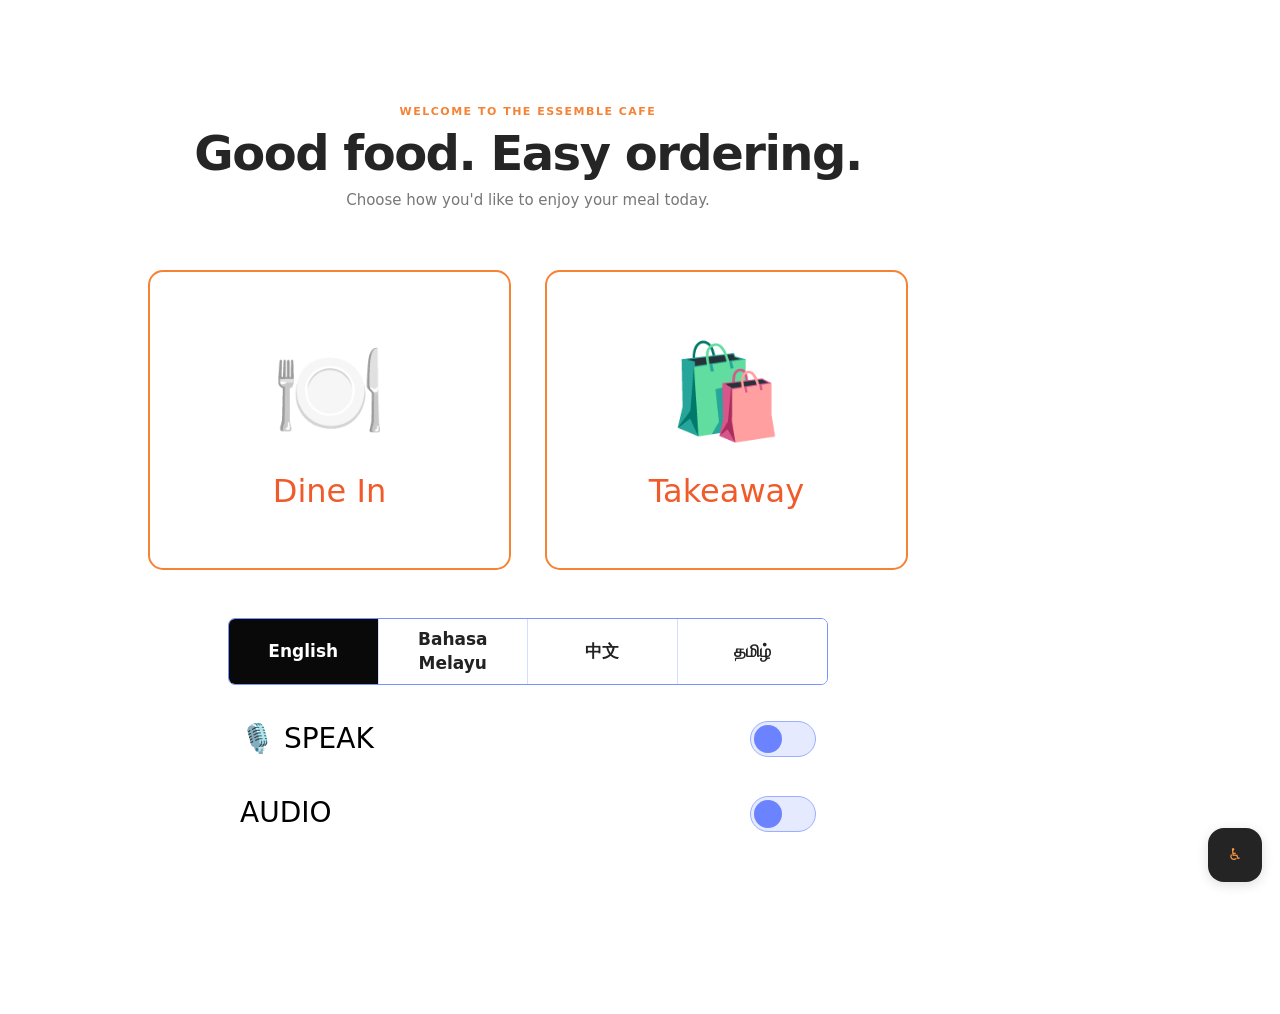
<file: index.html>
<!doctype html>
<html lang="en">
<head>
<meta charset="utf-8">
<meta name="viewport" content="width=device-width,initial-scale=1,viewport-fit=cover">
<title>The Essemble Cafe • Welcome</title>
<link rel="stylesheet" href="src/assets/css/style.css">
</head>
<body data-page="home">
<header class="topbar"><div class="brand">The <b>Essemble</b> Cafe <span style="font-size:11px;color:#999;font-weight:600">ORDER KIOSK</span></div><div class="top-actions"><button class="pill" onclick="go('home')">⌂ Home</button><button class="pill cart-pill" onclick="go('cart')">🛒 Cart <span id="headCount">0</span></button></div></header>
<main class="shell">
<section id="home" class="screen active home"><div class="home-inner"><div class="eyebrow">Welcome to The Essemble Cafe</div><h1 class="h1">Good food. Easy ordering.</h1><p class="sub">Choose how you'd like to enjoy your meal today.</p><div class="home-options"><button class="mode-card" onclick="startOrder('Dine In',this)"><span class="mode-icon">🍽️</span><strong>Dine In</strong></button><button class="mode-card" onclick="startOrder('Takeaway',this)"><span class="mode-icon">🛍️</span><strong>Takeaway</strong></button></div><!-- SETTINGS HOOKS: Language, spoken guidance, and audio controls are wired below. Add your own assets without changing this layout. -->
<div class="settings"><div class="language-setting" aria-label="Choose language">
  <button class="language-option" data-language="English" onclick="setLanguage('English')">English</button>
  <button class="language-option" data-language="Bahasa Melayu" onclick="setLanguage('Bahasa Melayu')">Bahasa Melayu</button>
  <button class="language-option" data-language="中文" onclick="setLanguage('中文')">中文</button>
  <button class="language-option" data-language="தமிழ்" onclick="setLanguage('தமிழ்')">தமிழ்</button>
</div><button class="setting" type="button" onclick="toggleVoiceChat()" aria-expanded="false" aria-controls="voiceChatPanel" aria-label="Open simulated customer speech input">🎙️ SPEAK <span id="speechSwitch" class="switch"></span></button><button class="setting" onclick="toggleSetting('audio')">AUDIO <span id="audioSwitch" class="switch"></span></button></div></div></section>
</main>

<section id="voiceChatPanel" class="voice-chat-panel" aria-label="Customer voice simulation" hidden>
  <div class="voice-chat-head"><strong>Simulate customer speech</strong><button type="button" onclick="toggleVoiceChat(false)" aria-label="Close chat">×</button></div>
  <p>Type the exact phrase a customer would say. This is a command simulation, not AI.</p>
  <form id="voiceChatForm">
    <input id="voiceChatInput" type="text" autocomplete="off" placeholder='Try "Dine In" or "Bungkus"' aria-label="Simulated customer speech">
    <button type="submit">Send</button>
  </form>
  <small>Only predefined phrases trigger actions. Unknown phrases do nothing.</small>
</section>
<button id="floatCart" class="cart-float" onclick="go('cart')" style="display:none">View cart <span id="floatCount">0</span> · <b id="floatTotal">$0.00</b></button>
<footer>The Essemble Cafe Self-Ordering Kiosk · Prototype experience</footer>
<script src="src/javascript/app.js"></script>
</body>
</html>
</file>
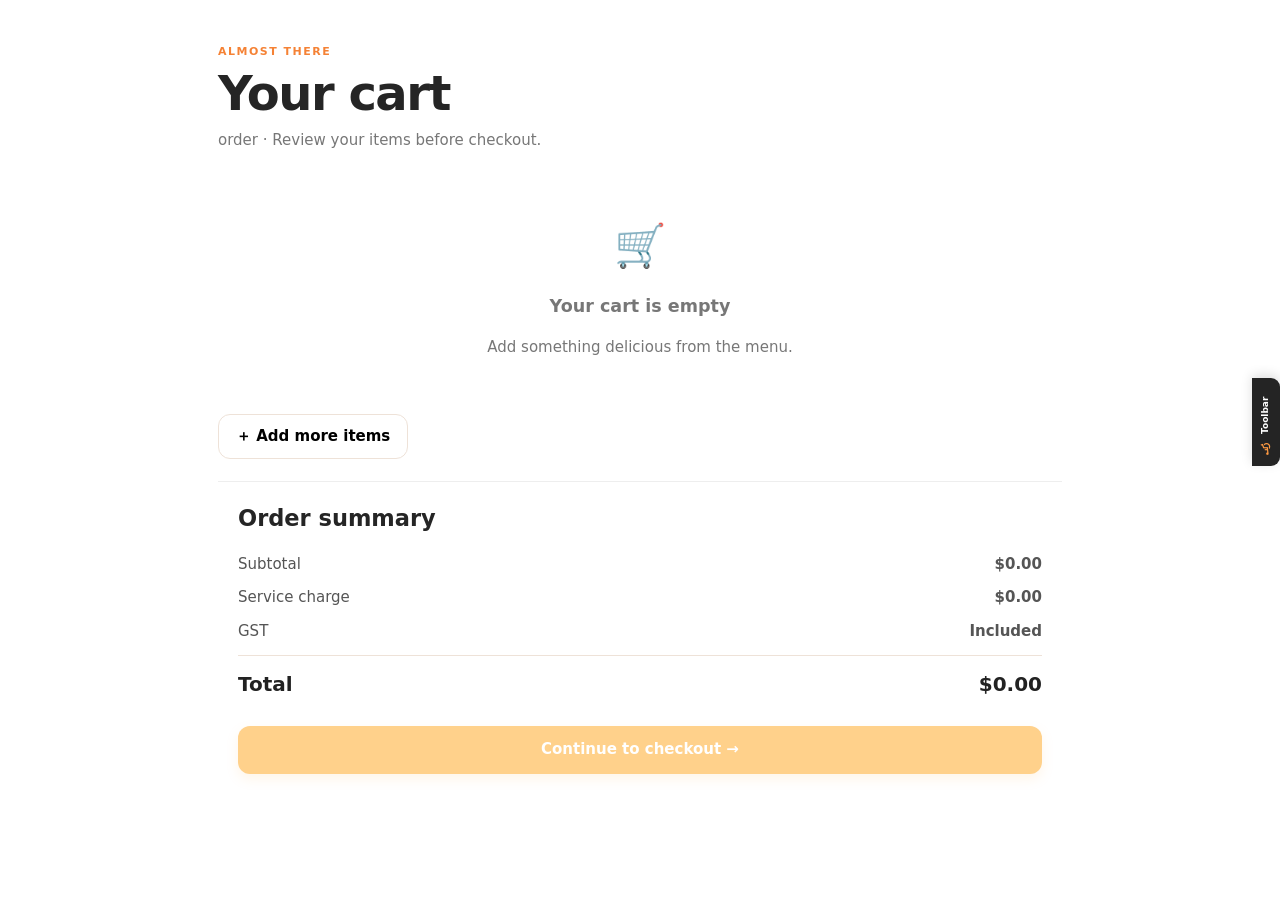
<file: pages/cart.html>
<!doctype html>
<html lang="en">
<head>
<meta charset="utf-8">
<meta name="viewport" content="width=device-width,initial-scale=1,viewport-fit=cover">
<title>The Essemble Cafe • Cart</title>
<link rel="stylesheet" href="../src/assets/css/style.css">
</head>
<body data-page="cart">
<header class="topbar"><div class="brand">The <b>Essemble</b> Cafe <span style="font-size:11px;color:#999;font-weight:600">ORDER KIOSK</span></div><div class="top-actions"><button class="pill" onclick="go('home')">⌂ Home</button><button class="pill cart-pill" onclick="go('cart')">🛒 Cart <span id="headCount">0</span></button></div></header>
<main class="shell">
<section id="cart" class="screen active"><div class="eyebrow">Almost there</div><h1 class="h1">Your cart</h1><p class="sub" id="orderTypeLabel">Review your order before checkout.</p><div class="cart-layout"><div class="panel"><div id="cartItems"></div><button class="secondary" onclick="go('menu')">＋ Add more items</button></div><div class="panel"><h2 style="margin-top:0">Order summary</h2><div id="cartSummary"></div><button class="primary" style="width:100%;margin-top:15px" onclick="checkout()" id="checkoutBtn">Continue to checkout →</button></div></div></section>
</main>
<button id="floatCart" class="cart-float" onclick="go('cart')" style="display:none">View cart <span id="floatCount">0</span> · <b id="floatTotal">$0.00</b></button>
<footer>The Essemble Cafe Self-Ordering Kiosk · Prototype experience</footer>
<script src="../src/javascript/app.js"></script>
</body>
</html>
</file>
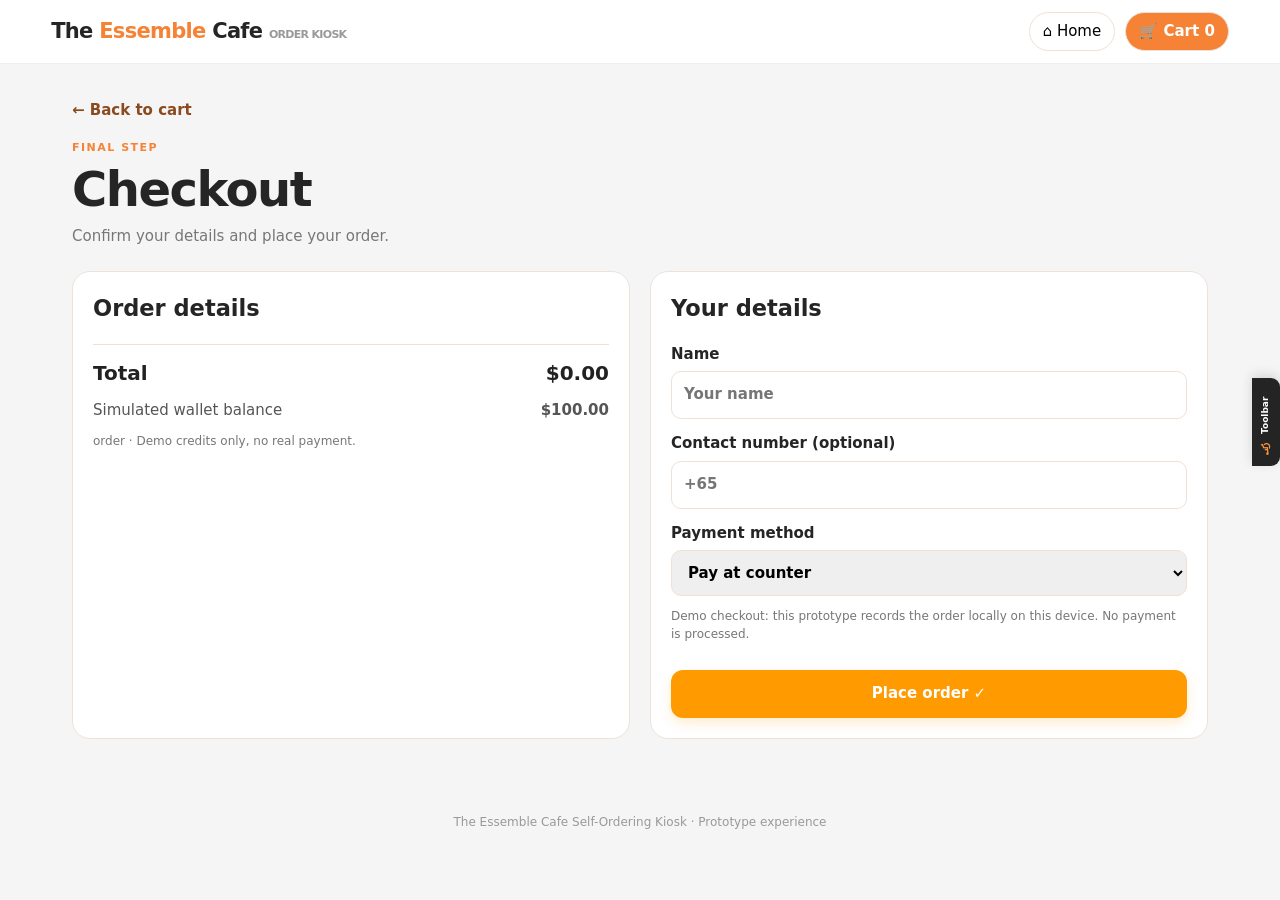
<file: pages/checkout.html>
<!doctype html>
<html lang="en">
<head>
<meta charset="utf-8">
<meta name="viewport" content="width=device-width,initial-scale=1,viewport-fit=cover">
<title>The Essemble Cafe • Checkout</title>
<link rel="stylesheet" href="../src/assets/css/style.css">
</head>
<body data-page="checkout">
<header class="topbar"><div class="brand">The <b>Essemble</b> Cafe <span style="font-size:11px;color:#999;font-weight:600">ORDER KIOSK</span></div><div class="top-actions"><button class="pill" onclick="go('home')">⌂ Home</button><button class="pill cart-pill" onclick="go('cart')">🛒 Cart <span id="headCount">0</span></button></div></header>
<main class="shell">
<section id="checkout" class="screen active"><button class="back" onclick="go('cart')">← Back to cart</button><div class="eyebrow">Final step</div><h1 class="h1">Checkout</h1><p class="sub">Confirm your details and place your order.</p><div class="checkout-grid"><div class="panel"><h2 style="margin-top:0">Order details</h2><div id="checkoutSummary"></div></div><div class="panel"><h2 style="margin-top:0">Your details</h2><label class="field-label">Name<input id="customerName" class="input" placeholder="Your name"></label><label class="field-label">Table number <input id="tableNo" class="input" placeholder="e.g. 08"></label><label class="field-label">Contact number (optional)<input id="phone" class="input" placeholder="+65"></label><label class="field-label">Payment method<select id="payment" class="input" onchange="onPaymentMethodChange()"><option>Pay at counter</option><option>PayNow at counter</option><option>Card at counter</option><option>PayNow QR (Demo)</option><option>Demo Wallet</option></select></label><div id="demoQrPayment" class="demo-qr-panel" hidden><div class="demo-qr-title">PayNow QR · DEMO ONLY</div><div class="demo-qr-code"><div id="demoQrGraphic" aria-label="Mock QR code"></div></div><p>Scan simulation only. This mock QR is not linked to a bank or payment account.</p><div class="demo-qr-reference">Demo merchant: ESSEMBLE CAFE<br>Demo reference: ESB-DEMO-2026<br>Mock UEN: 000000000X</div><button type="button" class="secondary demo-qr-confirm" id="simulateQrButton" onclick="simulateQrPayment()">Simulate successful scan</button><p id="demoQrStatus" class="demo-qr-status" aria-live="polite"></p></div><p class="notice">Demo checkout: this prototype records the order locally on this device. No payment is processed.</p><button class="primary" style="width:100%;margin-top:15px" onclick="placeOrder()">Place order ✓</button></div></div></section>
</main>
<button id="floatCart" class="cart-float" onclick="go('cart')" style="display:none">View cart <span id="floatCount">0</span> · <b id="floatTotal">$0.00</b></button>
<footer>The Essemble Cafe Self-Ordering Kiosk · Prototype experience</footer>
<script src="../src/javascript/app.js"></script>
</body>
</html>
</file>
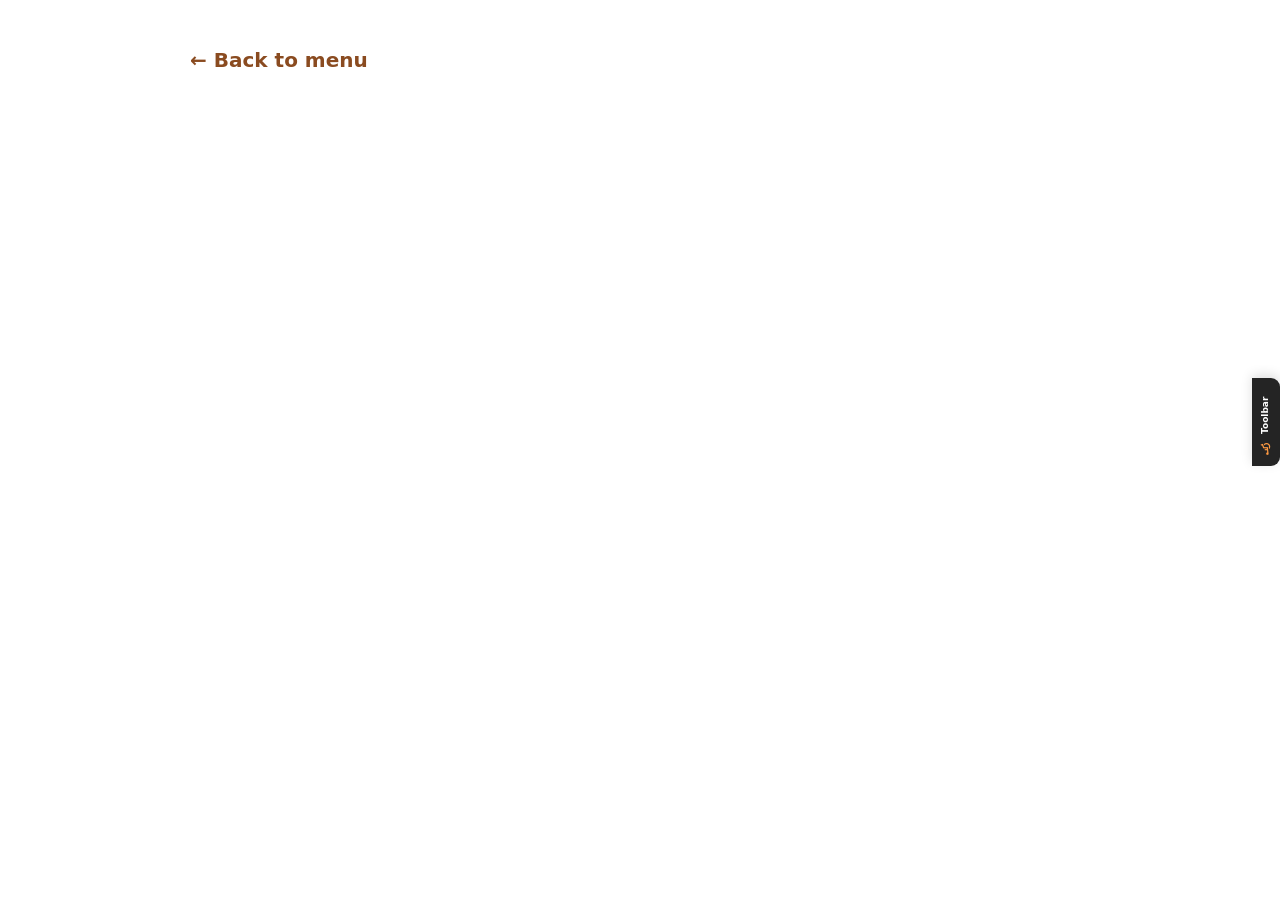
<file: pages/item.html>
<!doctype html>
<html lang="en">
<head>
<meta charset="utf-8">
<meta name="viewport" content="width=device-width,initial-scale=1,viewport-fit=cover">
<title>The Essemble Cafe • Item details</title>
<link rel="stylesheet" href="../src/assets/css/style.css">
</head>
<body data-page="item">
<header class="topbar"><div class="brand">The <b>Essemble</b> Cafe <span style="font-size:11px;color:#999;font-weight:600">ORDER KIOSK</span></div><div class="top-actions"><button class="pill" onclick="go('home')">⌂ Home</button><button class="pill cart-pill" onclick="go('cart')">🛒 Cart <span id="headCount">0</span></button></div></header>
<main class="shell">
<section id="detail" class="screen active"><div class="detail-wrap"><button class="back" onclick="go('menu')">← Back to menu</button><div id="detailContent"></div></div></section>
</main>
<button id="floatCart" class="cart-float" onclick="go('cart')" style="display:none">View cart <span id="floatCount">0</span> · <b id="floatTotal">$0.00</b></button>
<footer>The Essemble Cafe Self-Ordering Kiosk · Prototype experience</footer>
<script src="../src/javascript/app.js"></script>
</body>
</html>
</file>
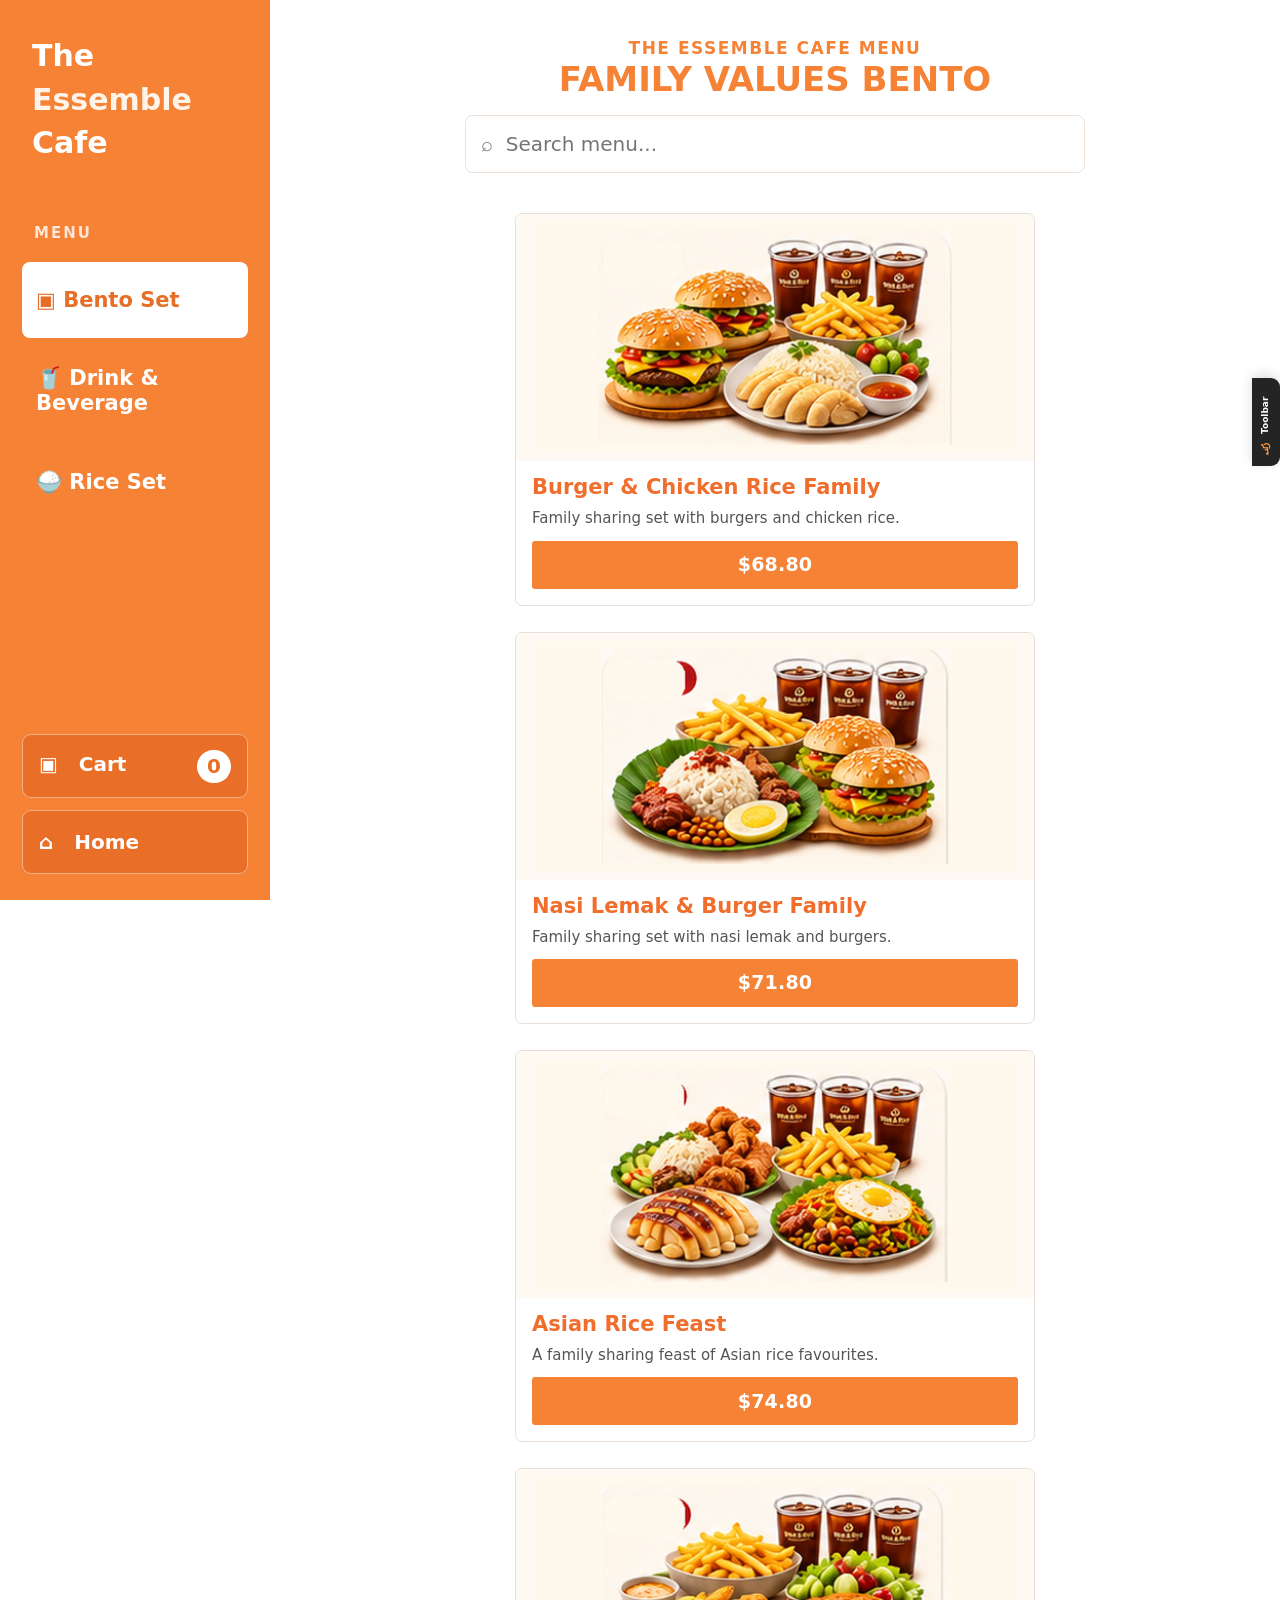
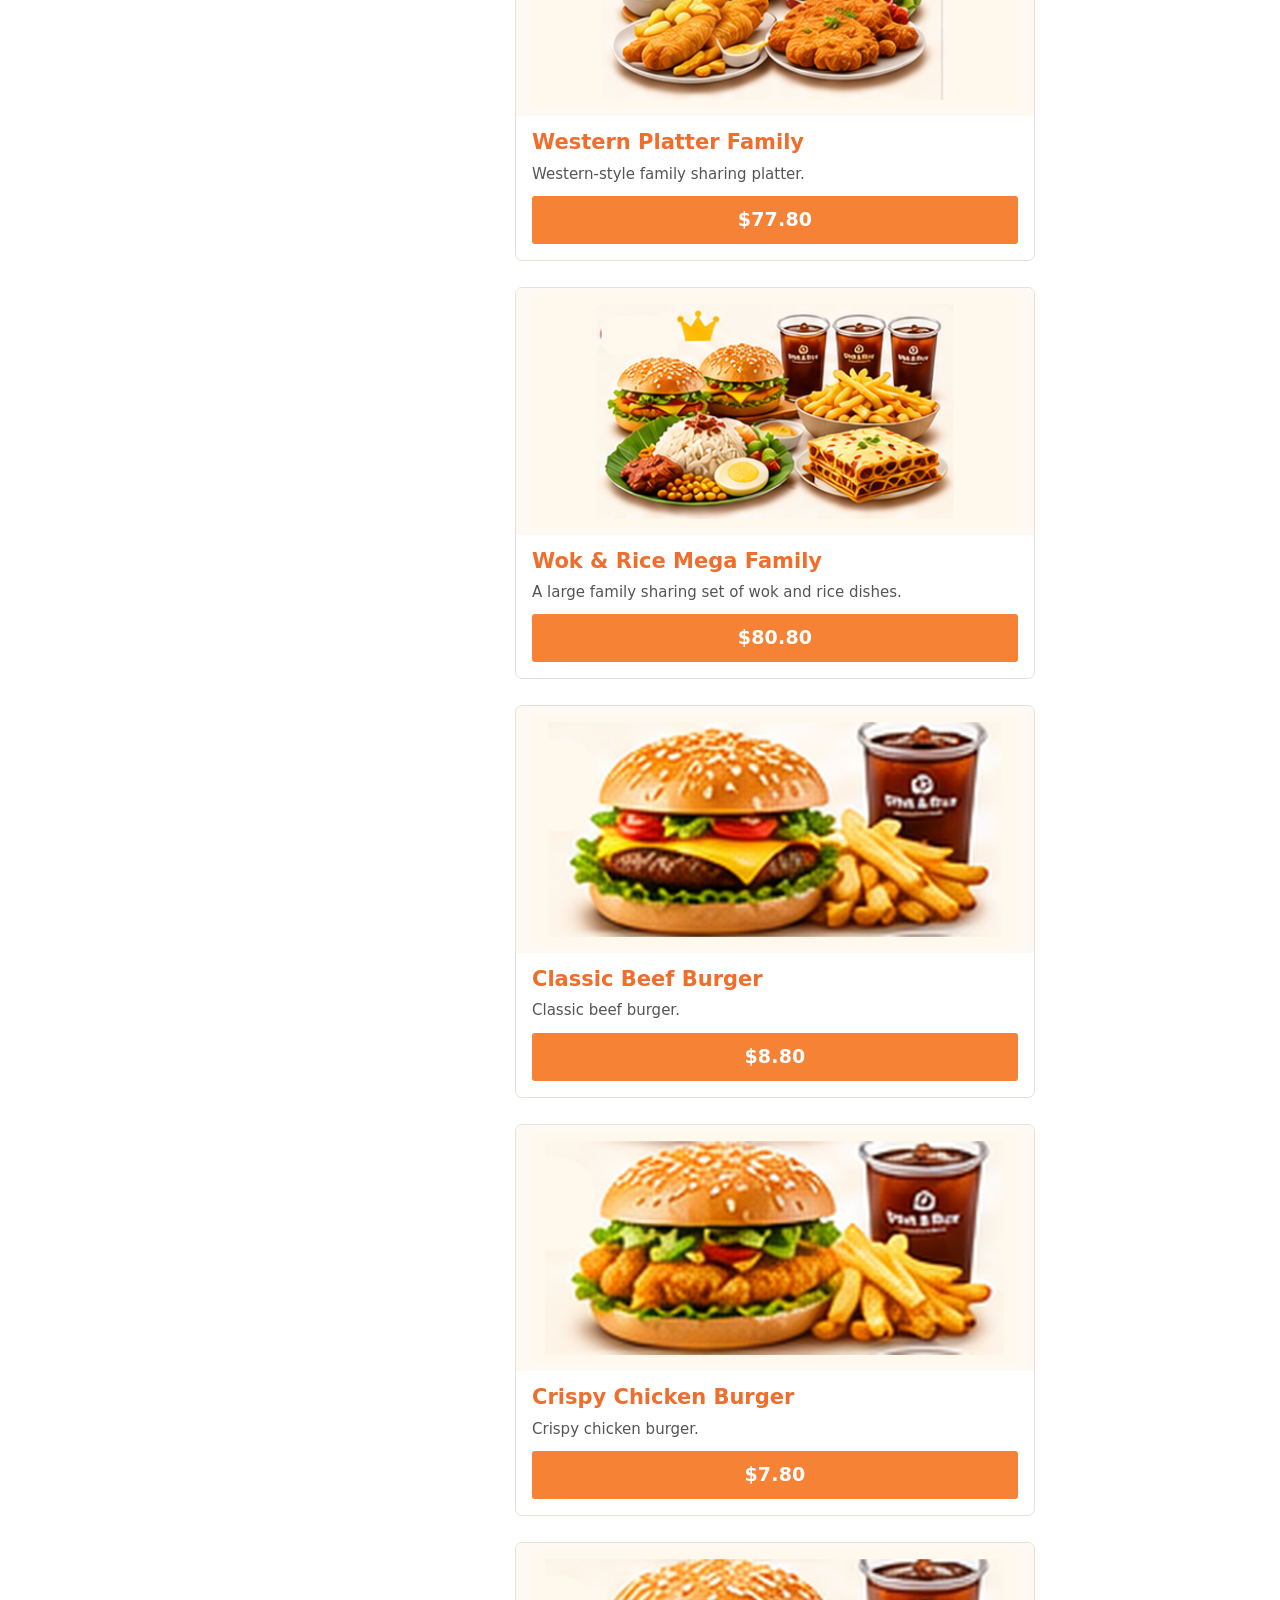
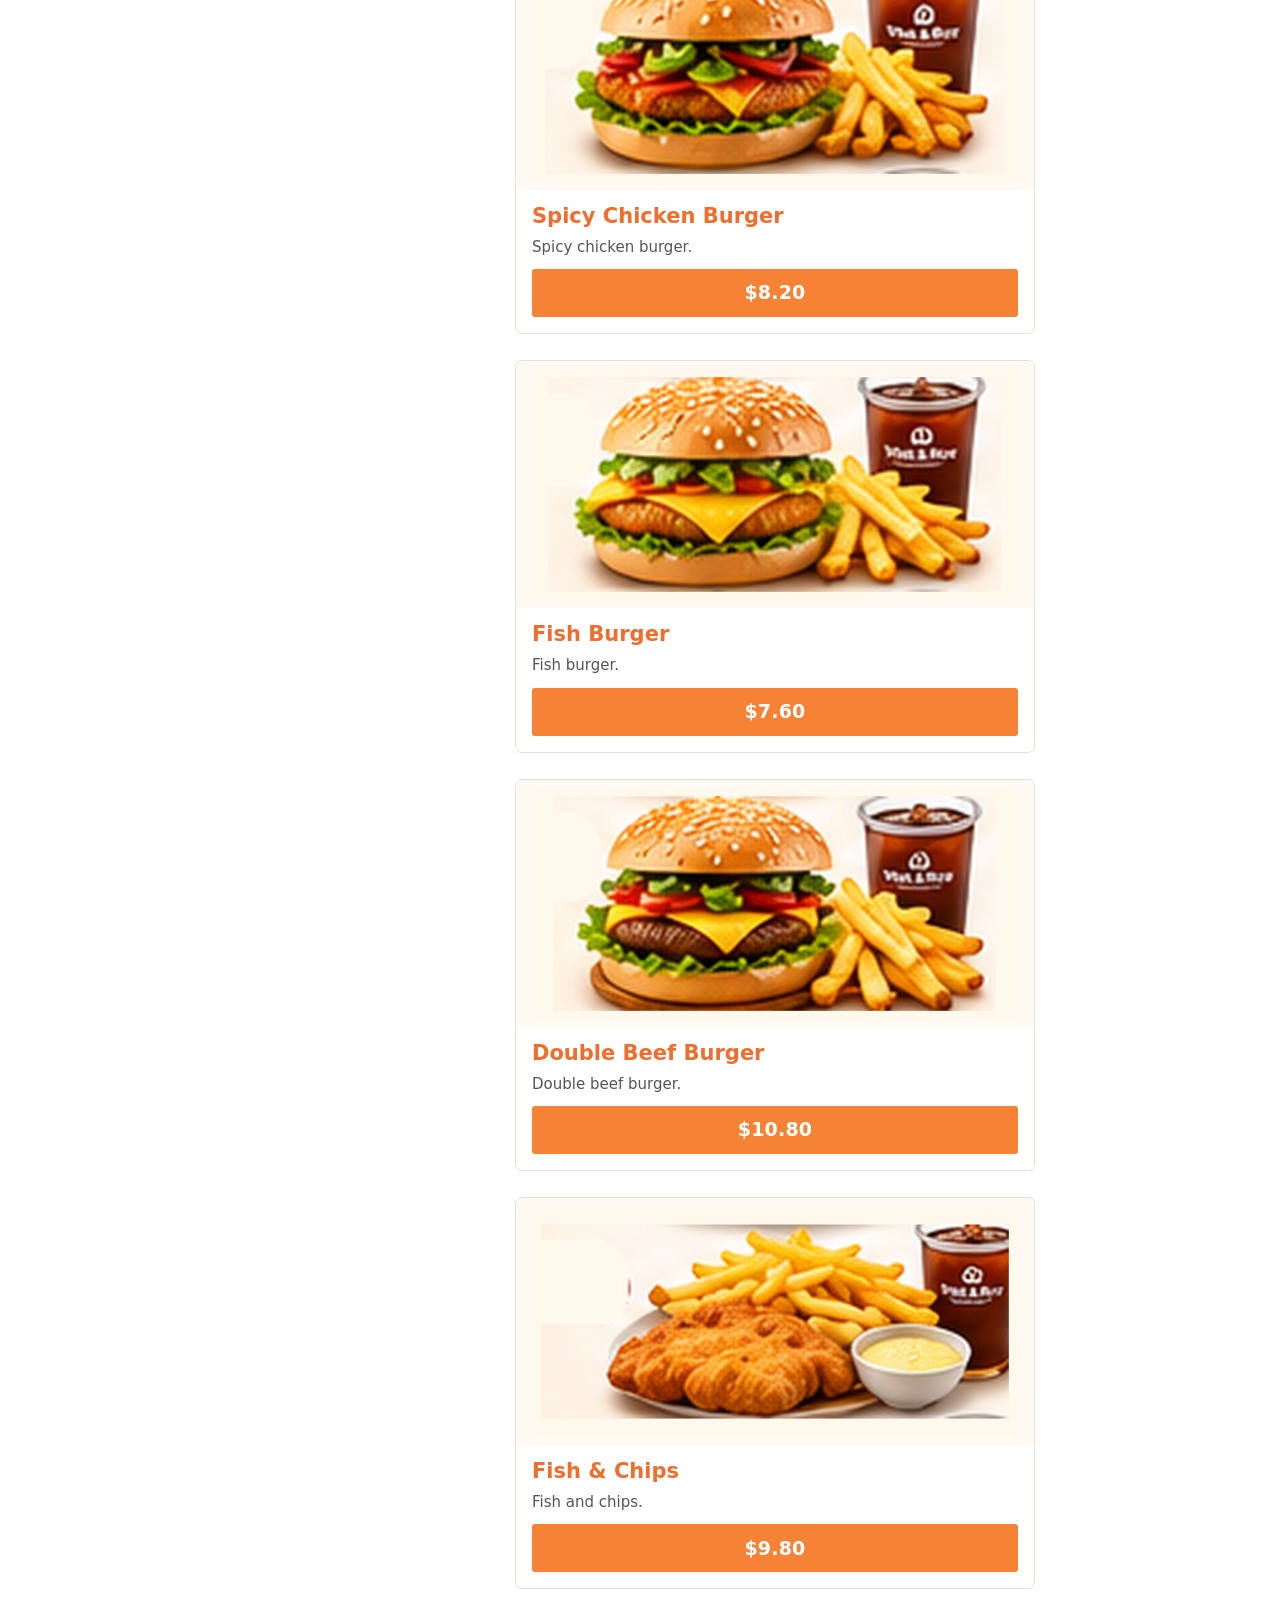
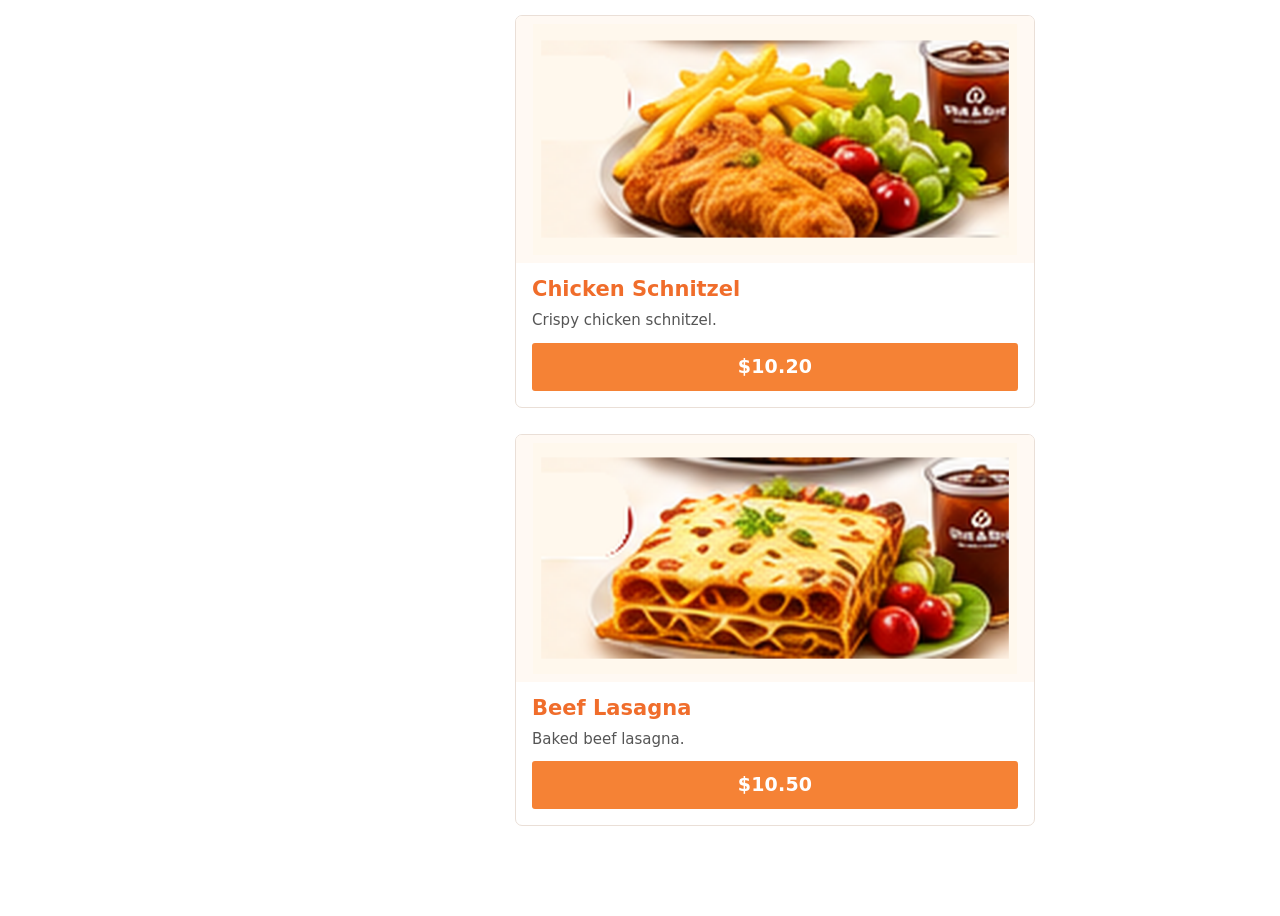
<file: pages/menu.html>
<!doctype html>
<html lang="en">
<head>
<meta charset="utf-8">
<meta name="viewport" content="width=device-width,initial-scale=1,viewport-fit=cover">
<title>The Essemble Cafe • Menu</title>
<link rel="stylesheet" href="../src/assets/css/style.css">
</head>
<body data-page="menu">

<main class="shell">
<section id="menu" class="screen active"><div class="menu-head">
  <div><div class="eyebrow">The Essemble Cafe Menu</div><h1 class="h1" id="menuTitle">FAMILY VALUES BENTO</h1></div>
  <input id="search" class="search" placeholder="⌕  Search menu..." oninput="renderMenu()" aria-label="Search menu">
</div><div class="menu-layout"><aside class="sidebar">
  <div class="sidebar-brand">The <span>Essemble</span> Cafe</div>
  <div class="sidebar-label">MENU</div>
  <div id="categories"></div>
  <div class="sidebar-bottom">
    <button class="sidebar-nav" onclick="go('cart')">▣ &nbsp; Cart <span id="headCount">0</span></button>
    <button class="sidebar-nav" onclick="go('home')">⌂ &nbsp; Home</button>
  </div>
</aside><div><div class="product-grid" id="products"></div></div></div></section>
</main>
<button id="floatCart" class="cart-float" onclick="go('cart')" style="display:none">View cart <span id="floatCount">0</span> · <b id="floatTotal">$0.00</b></button>
<footer>The Essemble Cafe Self-Ordering Kiosk · Prototype experience</footer>
<script src="../src/javascript/app.js"></script>
</body>
</html>
</file>
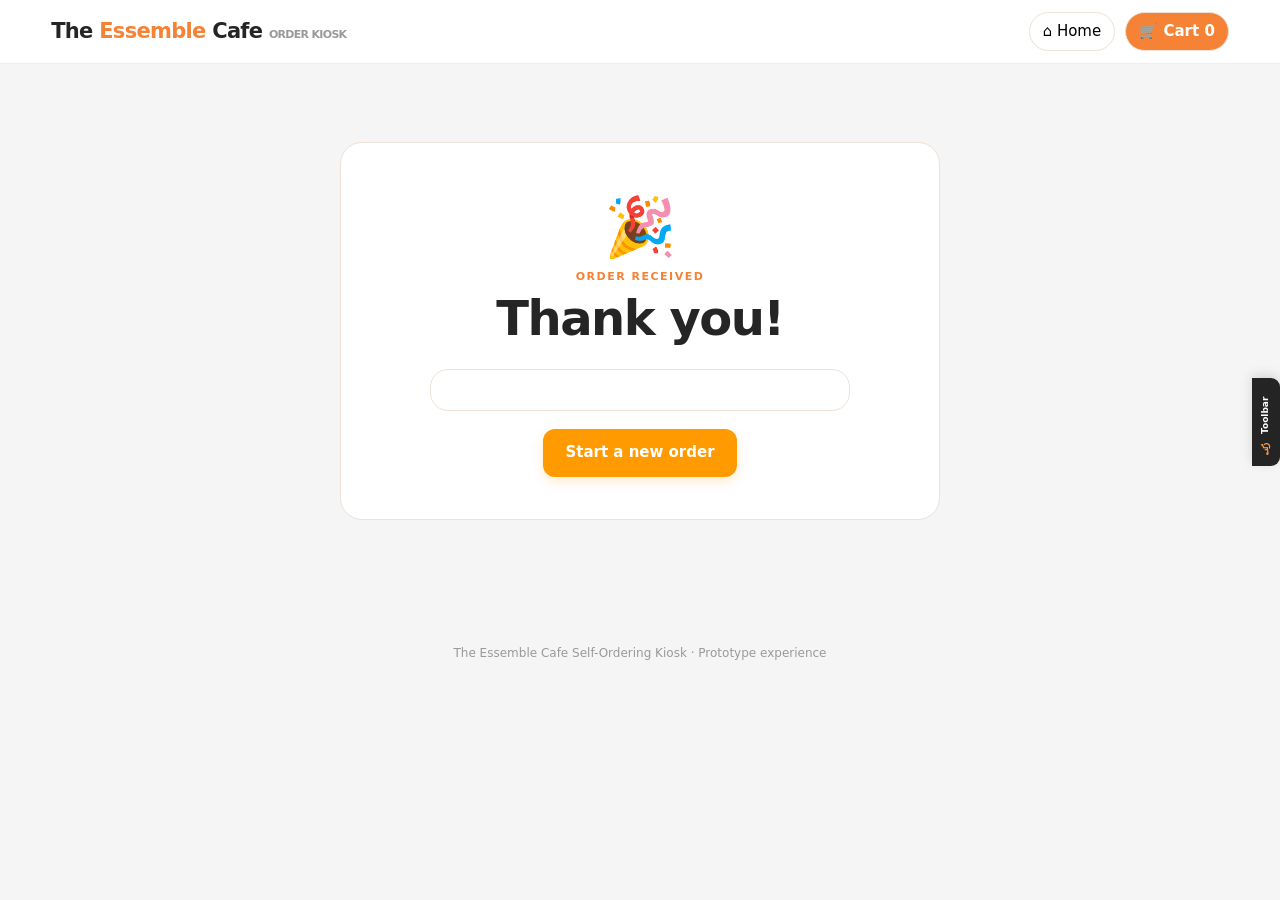
<file: pages/success.html>
<!doctype html>
<html lang="en">
<head>
<meta charset="utf-8">
<meta name="viewport" content="width=device-width,initial-scale=1,viewport-fit=cover">
<title>The Essemble Cafe • Order received</title>
<link rel="stylesheet" href="../src/assets/css/style.css">
</head>
<body data-page="success">
<header class="topbar"><div class="brand">The <b>Essemble</b> Cafe <span style="font-size:11px;color:#999;font-weight:600">ORDER KIOSK</span></div><div class="top-actions"><button class="pill" onclick="go('home')">⌂ Home</button><button class="pill cart-pill" onclick="go('cart')">🛒 Cart <span id="headCount">0</span></button></div></header>
<main class="shell">
<section id="success" class="screen active"><div class="success"><div class="success-icon">🎉</div><div class="eyebrow">Order received</div><h1 class="h1">Thank you!</h1><p id="successText" class="sub"></p><h2 id="orderNumber"></h2><div id="walletReceipt" class="panel" style="max-width:420px;margin:18px auto;text-align:left"></div><button class="primary" onclick="newOrder()">Start a new order</button></div></section>
</main>
<button id="floatCart" class="cart-float" onclick="go('cart')" style="display:none">View cart <span id="floatCount">0</span> · <b id="floatTotal">$0.00</b></button>
<footer>The Essemble Cafe Self-Ordering Kiosk · Prototype experience</footer>
<script src="../src/javascript/app.js"></script>
</body>
</html>
</file>
<file: src/assets/css/style.css>
:root{--orange:#f58235;--orange2:#ff9a00;--ink:#252525;--muted:#777;--cream:#fff8f1;--line:#eee2d8;--green:#24875b}
*{box-sizing:border-box}body{margin:0;background:#f5f5f5;color:var(--ink);font:15px/1.45 Inter,system-ui,Arial,sans-serif}button,input,textarea,select{font:inherit}button{cursor:pointer;border:0}
.topbar{height:64px;background:#fff;display:flex;align-items:center;justify-content:space-between;padding:0 clamp(16px,4vw,54px);border-bottom:1px solid #eee;position:sticky;top:0;z-index:10}.brand{font-size:21px;font-weight:900;letter-spacing:-.7px}.brand b{color:var(--orange)}.top-actions{display:flex;gap:10px;align-items:center}.pill{border:1px solid var(--line);background:#fff;border-radius:999px;padding:8px 13px}.cart-pill{background:var(--orange);color:white;font-weight:800}.shell{max-width:1180px;margin:auto;padding:28px 22px 50px}.screen{display:none}.screen.active{display:block}.eyebrow{text-transform:uppercase;letter-spacing:1.5px;color:var(--orange);font-size:11px;font-weight:900}.h1{font-size:clamp(30px,5vw,48px);line-height:1.08;margin:8px 0 10px;letter-spacing:-1.5px}.sub{color:var(--muted);margin:0 0 24px}.home{min-height:calc(100vh - 64px);display:grid;place-items:center;text-align:center}.home-inner{width:min(760px,100%);padding:30px 0}.home-options{display:grid;grid-template-columns:repeat(2,minmax(0,1fr));gap:18px;margin:34px auto;max-width:560px}.mode-card{background:white;border:2px solid var(--line);border-radius:22px;padding:28px 18px;transition:.2s}.mode-card:hover,.mode-card.selected{border-color:var(--orange);box-shadow:0 12px 30px #f5823520;transform:translateY(-2px)}.mode-icon{font-size:52px;display:block;margin-bottom:10px}.mode-card strong{font-size:20px}.settings{display:flex;justify-content:center;gap:16px;flex-wrap:wrap;margin:25px 0}.setting{display:flex;align-items:center;gap:9px;background:white;border:1px solid var(--line);padding:10px 14px;border-radius:13px}.setting select{border:0;background:transparent;font-weight:700;outline:0}.switch{width:42px;height:24px;border-radius:99px;background:#ddd;position:relative;display:inline-block}.switch:after{content:"";width:18px;height:18px;background:white;border-radius:50%;position:absolute;left:3px;top:3px;transition:.2s}.switch.on{background:var(--orange)}.switch.on:after{left:21px}.primary{background:var(--orange2);color:#fff;border-radius:12px;padding:13px 22px;font-weight:900;box-shadow:0 5px 12px #ff9a0030}.primary:hover{filter:brightness(.97)}.secondary{background:#fff;border:1px solid var(--line);padding:11px 17px;border-radius:12px;font-weight:800}.menu-layout{display:grid;grid-template-columns:220px 1fr;gap:25px}.sidebar{background:#fff;border-radius:18px;padding:18px;height:max-content;position:sticky;top:84px}.sidebar h3{margin:0 0 12px}.cat{display:flex;align-items:center;gap:10px;width:100%;padding:12px;border-radius:10px;background:transparent;text-align:left;color:#555;font-weight:750;margin:3px 0}.cat.active,.cat:hover{background:#fff0e5;color:#d95e13}.menu-head{display:flex;justify-content:space-between;align-items:end;gap:15px;margin-bottom:20px}.search{border:1px solid var(--line);background:#fff;border-radius:12px;padding:12px 15px;width:min(270px,100%);outline-color:var(--orange)}.section-title{font-size:23px;margin:0 0 15px}.product-grid{display:grid;grid-template-columns:repeat(3,minmax(0,1fr));gap:17px}.product{background:white;border:1px solid var(--line);border-radius:16px;overflow:hidden;transition:.2s;display:flex;flex-direction:column}.product:hover{transform:translateY(-3px);box-shadow:0 12px 28px #35200f12}.product img{width:100%;height:155px;object-fit:cover;background:var(--cream)}.product-body{padding:14px;display:flex;flex-direction:column;flex:1}.product h3{font-size:16px;margin:0 0 5px}.desc{color:var(--muted);font-size:12px;min-height:34px}.product-foot{display:flex;align-items:center;justify-content:space-between;margin-top:12px}.price{font-weight:900;color:#d95e13}.add{background:#fff0e5;color:#d95e13;border-radius:9px;padding:8px 12px;font-weight:900}.cart-float{position:fixed;bottom:20px;right:24px;background:#252525;color:white;border-radius:999px;padding:14px 20px;box-shadow:0 8px 30px #0003;z-index:9;font-weight:900}.cart-float span{background:var(--orange);padding:3px 8px;border-radius:99px;margin-left:8px}.detail-wrap{max-width:900px;margin:auto}.back{background:transparent;color:#8a4b20;font-weight:800;padding:8px 0;margin-bottom:10px}.detail-card{background:white;border:1px solid var(--line);border-radius:22px;overflow:hidden;display:grid;grid-template-columns:1fr 1fr}.detail-image{width:100%;height:100%;min-height:350px;object-fit:cover;background:var(--cream)}.detail-content{padding:26px}.detail-content h2{font-size:29px;margin:5px 0}.tabs{display:flex;gap:6px;border-bottom:1px solid var(--line);margin:20px 0}.tab{background:transparent;padding:10px 13px;color:#777;font-weight:800;border-bottom:3px solid transparent}.tab.active{color:#d95e13;border-color:var(--orange)}.tab-panel{min-height:170px}.field-label{display:block;font-weight:800;margin:14px 0 7px}.choice-row{display:flex;gap:8px;flex-wrap:wrap}.choice{padding:9px 12px;border:1px solid var(--line);border-radius:10px;background:#fff}.choice.selected{border-color:var(--orange);background:#fff2e8;color:#b64b0b;font-weight:800}.notes{width:100%;min-height:70px;border:1px solid var(--line);border-radius:10px;padding:10px;resize:vertical}.detail-bottom{display:flex;justify-content:space-between;align-items:center;gap:12px;margin-top:18px}.qty{display:flex;align-items:center;border:1px solid var(--orange);border-radius:10px;overflow:hidden}.qty button{background:#fff7f0;padding:9px 14px;color:#b64b0b;font-weight:900}.qty b{min-width:32px;text-align:center}.cart-layout{display:grid;grid-template-columns:1.5fr .8fr;gap:20px}.panel{background:white;border:1px solid var(--line);border-radius:18px;padding:20px}.cart-row{display:grid;grid-template-columns:78px 1fr auto;gap:14px;padding:14px 0;border-bottom:1px solid var(--line);align-items:center}.cart-row img{width:78px;height:70px;object-fit:cover;border-radius:10px}.cart-row h4{margin:0 0 4px}.small-muted{color:var(--muted);font-size:12px}.cart-actions{display:flex;align-items:center;gap:8px}.mini-btn{background:#fff0e5;color:#b64b0b;border-radius:8px;padding:6px 9px;font-weight:900}.remove{background:#fff0f0;color:#c33}.summary-line{display:flex;justify-content:space-between;margin:12px 0;color:#555}.summary-total{border-top:1px solid var(--line);padding-top:14px;font-size:20px;font-weight:900;color:#222}.checkout-grid{display:grid;grid-template-columns:1fr 1fr;gap:20px}.input{width:100%;border:1px solid var(--line);border-radius:10px;padding:12px;margin-top:6px;outline-color:var(--orange)}.success{text-align:center;max-width:600px;margin:50px auto;background:white;border:1px solid var(--line);border-radius:22px;padding:42px}.success-icon{font-size:58px}.notice{font-size:12px;color:var(--muted);margin-top:12px}.empty{text-align:center;padding:40px;color:var(--muted)}footer{text-align:center;color:#999;font-size:12px;padding:25px}
@media(max-width:800px){.menu-layout{grid-template-columns:1fr}.sidebar{position:static;display:flex;overflow:auto;gap:5px;padding:10px}.sidebar h3{display:none}.cat{white-space:nowrap;width:auto}.product-grid{grid-template-columns:repeat(2,minmax(0,1fr))}.detail-card{grid-template-columns:1fr}.detail-image{height:240px;min-height:0}.cart-layout,.checkout-grid{grid-template-columns:1fr}.shell{padding:20px 14px 90px}}
@media(max-width:480px){.topbar{padding:0 13px}.brand{font-size:18px}.top-actions .pill:first-child{display:none}.product-grid{grid-template-columns:1fr 1fr;gap:10px}.product img{height:115px}.product-body{padding:10px}.product h3{font-size:14px}.desc{font-size:11px}.home-options{gap:10px}.mode-card{padding:22px 10px}.mode-icon{font-size:40px}.cart-row{grid-template-columns:60px 1fr}.cart-row img{width:60px;height:60px}.cart-actions{grid-column:2}.detail-content{padding:18px}}

/* PORTRAIT KIOSK PROFILE — target display: 1080 x 1920 (9:16).
   Existing visual language and interaction design are retained; this only adapts layout
   to a tall touchscreen viewport. */
@media (orientation: portrait) and (min-width: 801px) {
  body { min-height:100vh; }
  .topbar { height:88px; padding:0 42px; }
  .brand { font-size:30px; }
  .brand span { font-size:15px !important; }
  .top-actions .pill { font-size:20px; padding:13px 20px; }
  .shell { max-width:1080px; min-height:calc(100vh - 88px); padding:34px 38px 110px; }
  .home { min-height:calc(100vh - 160px); }
  .home-inner { width:100%; max-width:900px; padding:55px 0; }
  .eyebrow { font-size:17px; }
  .h1 { font-size:56px; line-height:1.12; }
  .sub { font-size:23px; margin-bottom:32px; }
  .home-options { max-width:760px; gap:28px; margin:48px auto; }
  .mode-card { min-height:250px; padding:38px 24px; border-radius:24px; }
  .mode-icon { font-size:76px; }
  .mode-card strong { font-size:30px; }
  .mode-card .small-muted { font-size:18px; }
  .settings { gap:20px; margin:36px 0; }
  .setting { font-size:20px; padding:15px 20px; }
  .setting select { font-size:20px; }
  .switch { width:54px; height:30px; }
  .switch:after { width:22px; height:22px; }
  .switch.on:after { left:29px; }
  .notice { font-size:17px; }
  .menu-head { align-items:stretch; flex-direction:column; gap:20px; margin-bottom:25px; }
  .search { width:100%; min-height:60px; font-size:21px; }
  .menu-layout { grid-template-columns:1fr; gap:22px; }
  .sidebar { position:static; display:flex; overflow-x:auto; gap:8px; padding:12px; }
  .sidebar h3 { display:none; }
  .cat { white-space:nowrap; width:auto; font-size:19px; padding:15px 18px; }
  .section-title { font-size:30px; }
  .product-grid { grid-template-columns:repeat(2,minmax(0,1fr)); gap:22px; }
  .product img { height:230px; }
  .product-body { padding:19px; }
  .product h3 { font-size:22px; }
  .desc { font-size:16px; min-height:48px; }
  .price { font-size:21px; }
  .add { font-size:18px; padding:13px 18px; }
  .cart-float { bottom:28px; right:32px; font-size:21px; padding:19px 26px; }
  .detail-wrap { max-width:900px; }
  .detail-card { grid-template-columns:1fr; }
  .detail-image { height:380px; min-height:0; }
  .detail-content { padding:30px; }
  .detail-content h2 { font-size:36px; }
  .tab, .choice, .field-label { font-size:19px; }
  .tab-panel { font-size:19px; min-height:220px; }
  .notes { font-size:19px; min-height:110px; }
  .detail-bottom { margin-top:26px; }
  .qty button { padding:14px 20px; font-size:22px; }
  .qty b { font-size:21px; }
  .primary, .secondary { font-size:21px; padding:17px 24px; }
  .cart-layout, .checkout-grid { grid-template-columns:1fr; gap:22px; }
  .panel { padding:26px; }
  .cart-row { grid-template-columns:110px 1fr auto; gap:20px; }
  .cart-row img { width:110px; height:100px; }
  .cart-row h4 { font-size:21px; }
  .cart-actions { gap:12px; }
  .mini-btn { font-size:20px; padding:10px 14px; }
  .summary-line { font-size:20px; }
  .input { font-size:20px; padding:16px; }
  .success { max-width:800px; padding:60px; }
}
@media (orientation: portrait) and (max-width:800px) {
  .menu-head { flex-direction:column; align-items:stretch; }
  .menu-layout { grid-template-columns:1fr; }
  .sidebar { display:flex; overflow-x:auto; }
  .sidebar h3 { display:none; }
  .detail-card { grid-template-columns:1fr; }
  .detail-image { height:260px; min-height:0; }
  .cart-layout, .checkout-grid { grid-template-columns:1fr; }
}



/* =========================================================
   MANYBEEZ QUANT UX WIREFRAME MATCH
   Preserve the user's navigation, card order and page layout.
   Target portrait kiosk viewport: 1080 x 1920 (9:16).
   ========================================================= */
body[data-page="home"] .topbar,
body[data-page="menu"] .topbar,
body[data-page="item"] .topbar,
body[data-page="cart"] .topbar { display:none; }

body[data-page="home"] { background:#fff; }
body[data-page="home"] .shell { max-width:1080px; min-height:100vh; padding:34px 48px 60px; }
body[data-page="home"] .home { min-height:calc(100vh - 80px); }
body[data-page="home"] .home-inner { max-width:850px; padding:70px 0; }
body[data-page="home"] .home-options { max-width:780px; gap:34px; margin:58px auto 48px; }
body[data-page="home"] .mode-card { min-height:300px; border:2px solid #f58235; border-radius:15px; box-shadow:none; transform:none; }
body[data-page="home"] .mode-icon { font-size:92px; color:#8b4513; }
body[data-page="home"] .mode-card strong { color:#f05b2b; font-size:32px; font-weight:500; }
body[data-page="home"] .settings { display:flex; flex-direction:column; align-items:center; gap:18px; margin:42px auto; max-width:600px; }
body[data-page="home"] .setting { width:100%; justify-content:space-between; border:0; background:transparent; border-radius:0; font-size:28px; padding:8px 12px; }
body[data-page="home"] .setting select { font-size:22px; }
body[data-page="home"] .switch { width:66px; height:36px; background:#e5eaff; border:1px solid #9baeff; }
body[data-page="home"] .switch:after { width:28px; height:28px; left:3px; top:3px; background:#6b83ff; }
body[data-page="home"] .switch.on { background:#6b83ff; }
body[data-page="home"] .switch.on:after { left:33px; background:white; }
body[data-page="home"] .notice { font-size:17px; }

body[data-page="menu"] { background:#fff; overflow-x:hidden; }
body[data-page="menu"] .shell { max-width:none; margin:0; padding:0 30px 90px 300px; min-height:100vh; }
body[data-page="menu"] .menu-layout { display:block; }
body[data-page="menu"] .sidebar {
  position:fixed; top:0; left:0; bottom:0; width:270px; height:100vh;
  border-radius:0; padding:34px 22px 26px; background:#f58235; color:#fff;
  display:flex; flex-direction:column; z-index:20; overflow-y:auto;
}
.sidebar-brand { font-size:30px; font-weight:900; color:#fff; margin:0 0 58px 10px; }
.sidebar-brand span { color:#fff4e9; }
.sidebar-label { font-size:15px; font-weight:900; letter-spacing:2px; opacity:.8; margin:0 0 18px 12px; }
body[data-page="menu"] .sidebar h3 { display:none; }
body[data-page="menu"] .sidebar #categories { display:flex; flex-direction:column; gap:12px; }
body[data-page="menu"] .cat {
  display:flex; align-items:center; width:100%; min-height:76px; padding:16px 14px;
  margin:0; border-radius:8px; background:transparent; color:#fff; text-align:left;
  font-size:21px; font-weight:800; white-space:normal; line-height:1.2;
}
body[data-page="menu"] .cat.active,
body[data-page="menu"] .cat:hover { background:#fff; color:#e66e27; }
.sidebar-bottom { margin-top:auto; display:flex; flex-direction:column; gap:12px; padding-top:30px; }
.sidebar-nav { min-height:64px; padding:14px 16px; border:1px solid #ffffff70; border-radius:9px; background:#e96f28; color:#fff; text-align:left; font-size:20px; font-weight:800; }
.sidebar-nav span { float:right; background:#fff; color:#e66e27; padding:2px 10px; border-radius:30px; }
body[data-page="menu"] .menu-head {
  max-width:780px; margin:0 auto 28px; padding:36px 0 12px;
  display:flex; flex-direction:column; align-items:center; gap:18px; text-align:center;
}
body[data-page="menu"] .menu-head .eyebrow { font-size:17px; }
body[data-page="menu"] .menu-head .h1 { color:#f58235; font-size:34px; letter-spacing:0; margin:0; }
body[data-page="menu"] .search { width:min(620px,100%); min-height:58px; font-size:20px; border-radius:8px; }
body[data-page="menu"] #products {
  display:flex; flex-direction:column; align-items:center; gap:26px;
  width:100%; max-width:760px; margin:0 auto;
}
body[data-page="menu"] .product {
  width:100%; max-width:590px; border:1px solid #eadfd7; border-radius:7px;
  box-shadow:none; overflow:hidden; background:#fff; transform:none;
}
body[data-page="menu"] .product img {
  width:100%; height:260px; object-fit:cover; display:block; background:#fff7ed;
}
body[data-page="menu"] .product-body { padding:16px 18px 18px; }
body[data-page="menu"] .product h3 { color:#f06d2b; font-size:22px; line-height:1.2; margin:0 0 8px; }
body[data-page="menu"] .desc { color:#555; font-size:15px; line-height:1.35; min-height:0; }
body[data-page="menu"] .product-foot { margin-top:14px; display:block; }
body[data-page="menu"] .price { display:none; }
body[data-page="menu"] .add {
  display:block; width:100%; min-height:54px; border-radius:3px;
  background:#f58235; color:white; font-size:19px; font-weight:900;
}
body[data-page="menu"] .cart-float { display:none !important; }

body[data-page="item"] { background:#fff; }
body[data-page="item"] .shell { max-width:1000px; padding:38px 44px 190px; }
body[data-page="item"] .detail-wrap { max-width:900px; }
body[data-page="item"] .back { font-size:20px; margin-bottom:18px; }
body[data-page="item"] .detail-card { display:flex; flex-direction:column; border:0; border-radius:0; overflow:visible; }
body[data-page="item"] .detail-image { width:100%; height:490px; min-height:0; object-fit:cover; border:1px solid #ddd; border-radius:12px; }
body[data-page="item"] .detail-content { padding:24px 0 0; }
body[data-page="item"] .detail-content .eyebrow { display:none; }
body[data-page="item"] .detail-content h2 { text-align:center; font-size:42px; margin:0 0 12px; color:#111; }
body[data-page="item"] .detail-content > .price { display:none; }
body[data-page="item"] .tabs { justify-content:center; gap:26px; border-bottom:0; margin:20px 0 22px; }
body[data-page="item"] .tab { min-width:160px; min-height:58px; border-radius:9px; padding:14px 18px; font-size:19px; color:#e66e27; }
body[data-page="item"] .tab.active { background:#ff9800; color:#fff; border-bottom:0; }
body[data-page="item"] .tab-panel {
  min-height:420px; max-height:570px; overflow:auto; border:1px solid #ddd;
  border-radius:5px; padding:26px; font-size:20px;
}
body[data-page="item"] .tab-panel p { line-height:1.5; }
body[data-page="item"] .field-label { color:#f58235; font-size:21px; margin:16px 0 10px; }
body[data-page="item"] .choice { min-height:54px; font-size:18px; padding:12px 18px; }
body[data-page="item"] .notes { min-height:160px; font-size:18px; }
body[data-page="item"] .detail-bottom {
  position:fixed; left:0; right:0; bottom:0; z-index:30; margin:0;
  padding:22px max(44px,calc((100vw - 900px)/2)); background:#fff;
  border-top:1px solid #eee; display:flex; justify-content:space-between;
}
body[data-page="item"] .detail-bottom .field-label { margin:0 0 6px; }
body[data-page="item"] .qty button { min-width:58px; min-height:54px; font-size:24px; }
body[data-page="item"] .qty b { min-width:52px; font-size:23px; }
body[data-page="item"] .detail-bottom .primary { min-width:390px; min-height:60px; border-radius:40px; font-size:20px; }

body[data-page="cart"] { background:#fff; }
body[data-page="cart"] .shell { max-width:920px; padding:44px 38px 80px; }
body[data-page="cart"] .cart-layout { display:block; }
body[data-page="cart"] .cart-layout > .panel:first-child { border:0; padding:0; }
body[data-page="cart"] .cart-layout > .panel:last-child { border:0; border-top:1px solid #eee; border-radius:0; margin-top:22px; }
body[data-page="cart"] .cart-row {
  grid-template-columns:110px 1fr auto; gap:18px; margin:0 0 14px; padding:14px;
  border:1px solid #ccc; border-radius:8px;
}
body[data-page="cart"] .cart-row img { width:100px; height:88px; object-fit:cover; border:1px solid #ddd; }
body[data-page="cart"] .cart-row h4 { color:#ef6e2b; font-size:20px; }
body[data-page="cart"] .cart-actions { gap:10px; }
body[data-page="cart"] .mini-btn.remove { background:#f33; color:#fff; min-width:52px; min-height:42px; }
body[data-page="cart"] .cart-float { display:none !important; }

@media (max-width:800px) {
  body[data-page="menu"] .shell { padding:0 12px 90px 145px; }
  body[data-page="menu"] .sidebar { width:132px; padding:20px 9px; }
  .sidebar-brand { font-size:19px; margin:0 0 30px 4px; }
  .sidebar-label { font-size:11px; margin-left:4px; }
  body[data-page="menu"] .cat { font-size:14px; min-height:58px; padding:10px 7px; }
  .sidebar-nav { font-size:14px; padding:10px 7px; min-height:48px; }
  body[data-page="menu"] .product img { height:170px; }
  body[data-page="item"] .detail-image { height:260px; }
  body[data-page="item"] .detail-bottom { padding:12px; }
  body[data-page="item"] .detail-bottom .primary { min-width:0; flex:1; }
  body[data-page="item"] .tabs { gap:3px; }
  body[data-page="item"] .tab { min-width:0; flex:1; padding:8px; font-size:14px; }
}

/* Home language strip: four fixed choices as in the Quant UX home wireframe. */
.language-setting {
  width:min(820px,100%); display:grid; grid-template-columns:repeat(4,1fr);
  border:1px solid #7892ff; border-radius:7px; overflow:hidden; margin:0 auto 8px;
}
.language-option {
  min-height:58px; padding:8px 6px; background:#fff; color:#222;
  border-right:1px solid #d6ddff; font-size:17px; font-weight:700;
}
.language-option:last-child { border-right:0; }
.language-option.active { background:#090909; color:#fff; }
body[data-page="home"] .setting { max-width:600px; }
body[data-page="menu"] #products .product { max-width:520px; }
body[data-page="menu"] .product img { height:225px; }
body[data-page="menu"] .add { letter-spacing:.2px; }
@media(max-width:800px) {
  .language-option { font-size:12px; min-height:46px; }
}

/* Food photo crops retain the full plate; drink banners fill the landscape card. */
body[data-page="menu"] .product img.food-image {
  object-fit:contain; padding:8px 16px; background:#fff9f3;
}
body[data-page="menu"] .product img.drink-image {
  object-fit:cover; padding:0; background:#fff9f3;
}

/* Wireframe detail text panels and edit/save controls. */
body[data-page="item"] .wire-notes {
  display:block; width:100%; min-height:170px; padding:14px;
  border:1px solid #aaa; border-radius:7px; background:#fff;
  color:#333; font-size:18px; resize:vertical;
}
body[data-page="item"] .wire-notes[readonly] { background:#fff; }
.wire-edit-actions { display:flex; justify-content:center; gap:16px; margin-top:20px; }
.wire-edit-actions .secondary,
.wire-edit-actions .primary { min-width:145px; min-height:50px; background:#f58235; color:#fff; border:0; }

/* The original Quant UX screens do not use a footer bar. */
body[data-page="home"] footer,
body[data-page="menu"] footer,
body[data-page="item"] footer,
body[data-page="cart"] footer { display:none; }

/* Correct 472x225 menu-card artwork supplied by the user. */
body[data-page="menu"] .product img {
  width:100%;
  height:auto;
  aspect-ratio:472 / 225;
  object-fit:cover;
  display:block;
  padding:0;
  background:#fff;
}
body[data-page="menu"] .product-body { padding:14px 16px 16px; }
body[data-page="menu"] .product h3 { font-size:21px; }
body[data-page="menu"] .desc { font-size:15px; line-height:1.35; }
body[data-page="menu"] .product-foot { margin-top:12px; }
body[data-page="menu"] .add { min-height:48px; }

/* =========================================================
   ITEM CUSTOMIZATION — REMOVE / REPLACE / ADD-ON CONTROLS
   These are tactile kiosk buttons, not editable ingredient text fields.
   Edit defaultBundleComponents() and addonOptions in app.js to configure
   each product's included components, replacements and add-ons.
   ========================================================= */
body[data-page="item"] .tab-panel { padding:24px; }
.custom-section { margin:0 0 30px; }
.custom-heading {
  margin:0 0 8px; color:#f58235; font-size:25px; font-weight:900;
}
.custom-hint {
  margin:0 0 16px; color:#555; font-size:17px; line-height:1.4;
}
.custom-item-list, .addon-list { display:flex; flex-direction:column; gap:13px; }
.custom-item {
  display:grid; grid-template-columns:minmax(0,1fr) auto;
  gap:12px; align-items:center; padding:16px;
  border:1px solid #ddd; border-radius:10px; background:#fff;
}
.custom-item.is-removed { background:#f7f7f7; opacity:.78; }
.custom-item-info { display:flex; flex-direction:column; gap:5px; min-width:0; }
.custom-item-label { color:#777; font-size:15px; font-weight:700; }
.custom-item-info strong { color:#222; font-size:19px; line-height:1.3; }
.custom-item.is-removed .custom-item-info strong { color:#888; text-decoration:line-through; }
.custom-item-actions { display:flex; gap:8px; flex-wrap:wrap; justify-content:flex-end; }
.custom-action {
  min-width:94px; min-height:48px; padding:10px 14px;
  border-radius:7px; font-size:15px; font-weight:900;
  border:2px solid #f58235; background:#fff; color:#df6425;
}
.custom-action.remove { border-color:#e14b4b; color:#c93636; }
.custom-action.replace { background:#f58235; color:#fff; }
.custom-action.undo { border-color:#6d8aee; color:#3659c9; }
.replace-picker {
  grid-column:1/-1; padding:16px; border-radius:8px;
  background:#fff7ef; border:1px solid #f5c49f;
}
.replace-picker-title { margin:0 0 12px; color:#9b4a1c; font-size:17px; font-weight:900; }
.replace-options { display:grid; grid-template-columns:repeat(2,minmax(0,1fr)); gap:9px; }
.replace-option {
  min-height:52px; padding:10px; border:1px solid #e9a16f;
  border-radius:7px; background:#fff; color:#633719;
  font-size:16px; font-weight:700; text-align:left;
}
.cancel-replace {
  margin-top:12px; min-height:44px; padding:8px 18px;
  border-radius:7px; background:#555; color:#fff; font-size:15px; font-weight:800;
}
.addon-item {
  display:flex; align-items:center; justify-content:space-between; gap:14px;
  padding:15px 16px; border:1px solid #ddd; border-radius:9px; background:#fff;
}
.addon-item.added { border:2px solid #f58235; background:#fff8f1; }
.addon-info { display:flex; flex-direction:column; gap:4px; }
.addon-info strong { color:#222; font-size:18px; }
.addon-info span { color:#666; font-size:15px; }
.addon-toggle {
  min-width:116px; min-height:50px; padding:10px 14px;
  border:2px solid #f58235; border-radius:8px;
  color:#df6425; background:#fff; font-size:16px; font-weight:900;
}
.addon-toggle.selected { background:#f58235; color:#fff; }
.custom-price-note {
  margin:18px 0 0; padding:12px; border-radius:7px;
  background:#f5f5f5; color:#555; font-size:14px; line-height:1.4;
}
.detail-summary-text {
  min-height:100px; padding:18px; border:1px solid #bbb;
  border-radius:8px; color:#333; background:#fff; font-size:19px; line-height:1.5;
}
@media(max-width:800px) {
  .custom-item { grid-template-columns:1fr; }
  .custom-item-actions { justify-content:flex-start; }
  .custom-action { flex:1; }
  .replace-options { grid-template-columns:1fr; }
  .addon-toggle { min-width:100px; }
}


/* TOP-BAR DEMO WALLET: hover to reveal, tap/click to pin open on touch devices. */
.wallet-widget{position:relative;display:inline-flex;align-items:center;z-index:30}
.wallet-trigger{display:flex;align-items:center;gap:8px;border:1px solid var(--line);background:#fffaf5;color:#70401f;border-radius:999px;padding:8px 12px;font-weight:800;cursor:pointer;white-space:nowrap}
.wallet-trigger strong{color:#c95b17}
.wallet-trigger-icon{font-size:16px}
.wallet-popover{display:none;position:absolute;top:calc(100% + 10px);right:0;width:260px;padding:16px;background:#fff;border:1px solid var(--line);border-radius:16px;box-shadow:0 16px 42px #24180f24;text-align:left;color:#29231f}
.wallet-widget:hover .wallet-popover,.wallet-widget.is-open .wallet-popover,.wallet-widget:focus-within .wallet-popover{display:block}
.wallet-popover-heading,.wallet-transaction-heading{font-size:12px;font-weight:900;text-transform:uppercase;letter-spacing:.7px;color:#8b684f}
.wallet-popover-balance{font-size:30px;font-weight:950;color:#d95e13;margin-top:5px}
.wallet-popover p{font-size:12px;color:var(--muted);margin:0}
.wallet-popover-divider{height:1px;background:var(--line);margin:13px 0}
.wallet-transaction-heading{margin-bottom:8px}
.wallet-transaction-row{display:flex;justify-content:space-between;gap:12px;padding:6px 0;font-size:12px}
.wallet-transaction-row b{color:#bd541b}
.wallet-empty{font-size:12px;color:var(--muted);padding:5px 0 10px}
.wallet-popover small{display:block;color:var(--muted);font-size:10px;margin-top:8px}

/* MENU CARD QUICK PREVIEW: desktop hover/focus and mobile long-press/tap. */
.product{position:relative;overflow:visible;isolation:isolate}
.product-preview{position:absolute;inset:8px;z-index:5;display:flex;flex-direction:column;justify-content:center;padding:18px;background:rgba(255,255,255,.97);border:1px solid #f0d8c6;border-radius:14px;box-shadow:0 10px 30px #2a170f24;opacity:0;visibility:hidden;pointer-events:none;transform:translateY(5px);transition:opacity .16s ease,transform .16s ease,visibility .16s}
.product:hover .product-preview,.product:focus-within .product-preview,.product.show-summary .product-preview{opacity:1;visibility:visible;pointer-events:none;transform:translateY(0)}
.product-preview>strong{font-size:16px;color:#38271d}
.product-preview p{font-size:13px;color:#66564b;line-height:1.45;margin:8px 0 12px}
.preview-allergy{display:flex;flex-direction:column;gap:4px;background:#fff5e9;border-left:3px solid #e58b36;border-radius:7px;padding:9px 10px}
.preview-allergy b{font-size:11px;color:#8c4b16}
.preview-allergy span{font-size:11px;line-height:1.4;color:#705b4a}
.product-preview small{font-size:10px;color:#8b796c;margin-top:10px}
@media(hover:none){.product:hover .product-preview{opacity:0;visibility:hidden;pointer-events:none;transform:translateY(5px)}.product.show-summary .product-preview{opacity:1;visibility:visible;pointer-events:none;transform:translateY(0)}}
@media(max-width:620px){.topbar{gap:8px}.top-actions{gap:6px}.wallet-trigger{padding:7px 9px;gap:5px;font-size:12px}.wallet-popover{right:-64px;width:min(260px,calc(100vw - 28px))}}

.wallet-widget-sidebar{display:flex;width:100%;margin:12px 0 16px}
.wallet-widget-sidebar .wallet-trigger{width:100%;justify-content:space-between;border-radius:11px}
.wallet-widget-sidebar .wallet-popover{left:0;right:auto;top:calc(100% + 7px);width:100%}


/* CORNER WALLET TOOLBOX: stays tucked away until the customer hovers or taps it. */
.wallet-widget.wallet-corner{position:fixed;left:18px;bottom:18px;z-index:1000;display:block}
.wallet-corner .wallet-trigger{width:48px;height:48px;justify-content:center;gap:0;padding:0;border:0;border-radius:16px;background:#252525;color:#fff;box-shadow:0 7px 22px #0003;transition:width .18s ease,background .18s ease,border-radius .18s ease}
.wallet-corner .wallet-trigger-icon{font-size:21px;color:#ff9a42}
.wallet-corner .wallet-trigger-label{display:none;font-size:13px}
.wallet-corner:hover .wallet-trigger,.wallet-corner.is-open .wallet-trigger{width:112px;gap:8px;border-radius:14px;background:#252525}
.wallet-corner:hover .wallet-trigger-label,.wallet-corner.is-open .wallet-trigger-label{display:inline}
.wallet-corner .wallet-popover{display:block;position:absolute;left:0;right:auto;bottom:58px;top:auto;width:270px;opacity:0;visibility:hidden;pointer-events:none;transform:translateY(8px);transition:opacity .16s ease,transform .16s ease,visibility .16s}
.wallet-corner:hover .wallet-popover,.wallet-corner.is-open .wallet-popover{opacity:1;visibility:visible;pointer-events:auto;transform:translateY(0)}
.wallet-corner .wallet-popover:before{content:"";position:absolute;left:16px;bottom:-7px;width:13px;height:13px;background:#fff;border-right:1px solid var(--line);border-bottom:1px solid var(--line);transform:rotate(45deg)}
@media(max-width:620px){.wallet-widget.wallet-corner{left:12px;bottom:12px}.wallet-corner .wallet-popover{width:min(270px,calc(100vw - 24px))}}


/* ACCESSIBILITY TOOLBOX — visible edge tab, expands into a drawer on hover, focus or tap. */
.access-toolbox{position:fixed;right:0;top:42%;z-index:1200;display:flex;align-items:flex-start;font-family:inherit}
.access-toolbox-tab{display:flex;align-items:center;gap:9px;writing-mode:vertical-rl;transform:rotate(180deg);border:0;border-radius:12px 0 0 12px;padding:15px 10px;background:#242424;color:#fff;box-shadow:0 5px 22px #0003;cursor:pointer;font-weight:850;letter-spacing:.2px;min-height:150px}
.access-tab-icon{font-size:22px;color:#ff9a42}
.access-tab-label{font-size:12px}
.access-toolbox-panel{position:absolute;right:0;top:0;width:330px;max-height:min(78vh,680px);overflow-y:auto;transform:translateX(105%);visibility:hidden;opacity:0;pointer-events:none;background:#fff;border:1px solid #eadfd5;border-right:0;border-radius:18px 0 0 18px;padding:18px;box-shadow:0 12px 40px #0002;transition:transform .2s ease,opacity .2s ease,visibility .2s ease}
.access-toolbox:hover .access-toolbox-panel,.access-toolbox:focus-within .access-toolbox-panel,.access-toolbox.is-open .access-toolbox-panel{transform:translateX(0);visibility:visible;opacity:1;pointer-events:auto}
.access-toolbox:hover .access-toolbox-tab,.access-toolbox:focus-within .access-toolbox-tab,.access-toolbox.is-open .access-toolbox-tab{opacity:0;pointer-events:none}
.access-panel-head{display:flex;align-items:center;justify-content:space-between;margin-bottom:14px;font-size:17px}
.access-close{width:32px;height:32px;border:0;border-radius:9px;background:#f3eee9;font-size:22px;cursor:pointer}
.access-tool-section{border-top:1px solid #eee4dc;padding-top:13px;margin-top:12px}
.access-section-title{font-size:11px;font-weight:900;text-transform:uppercase;letter-spacing:1px;color:#8b684f;margin-bottom:9px}
.access-option{display:grid;grid-template-columns:34px 1fr 24px;align-items:center;gap:9px;width:100%;text-align:left;background:#fff;border:1px solid #e9ded4;border-radius:12px;padding:11px;margin:7px 0;cursor:pointer;color:#29231f}
.access-option[aria-pressed="true"]{border:2px solid #d95e13;background:#fff6ef}
.access-option-icon{font-size:22px}
.access-option b{display:block;font-size:13px}
.access-option small{display:block;color:#74675d;font-size:11px;line-height:1.35;margin-top:3px}
.access-check{font-size:20px;font-weight:900;color:#c85a17}
.access-wallet-balance{font-size:28px;font-weight:950;color:#d95e13}
.access-wallet-caption{font-size:11px;color:#76685e;margin:0 0 12px}
.access-wallet-section .wallet-transaction-row{font-size:12px}
.access-wallet-note{display:block;color:#76685e;font-size:10px;margin-top:8px}
body.access-mobility button,body.access-mobility .mode-card,body.access-mobility .cat,body.access-mobility .tab,body.access-mobility .addon-toggle,body.access-mobility .custom-action{min-height:48px}
body.access-mobility button{padding-left:max(12px,1em);padding-right:max(12px,1em)}
body.access-mobility .cart-float{padding:18px 24px;font-size:16px}
body.access-mobility *{scroll-behavior:auto!important;animation-duration:.01ms!important;transition-duration:.01ms!important}
body.access-vision{--muted:#353535;--line:#777}
body.access-vision{font-size:1.12em}
body.access-vision .sub,body.access-vision .desc,body.access-vision .small-muted,body.access-vision .notice,body.access-vision label,body.access-vision .field-label{font-size:1.08em}
body.access-vision .h1{font-size:clamp(36px,5.8vw,56px)}
body.access-vision .product h3,body.access-vision .product .price{font-size:1.15em}
body.access-vision button,body.access-vision input,body.access-vision select{outline-offset:3px}
body.access-vision :focus-visible{outline:3px solid #111!important;outline-offset:3px}
@media(max-width:620px){.access-toolbox{top:36%}.access-toolbox-panel{width:min(330px,calc(100vw - 42px));max-height:76vh}.access-toolbox-tab{min-height:130px;padding:12px 8px}}


/* HOME SCREEN ONLY: keep the accessibility hover tab fixed in the bottom-right corner. */
body[data-page="home"] .access-toolbox{
  top:auto;
  right:18px;
  bottom:18px;
}
body[data-page="home"] .access-toolbox-tab{
  writing-mode:horizontal-tb;
  transform:none;
  flex-direction:row;
  justify-content:center;
  min-height:0;
  min-width:54px;
  min-height:54px;
  padding:12px 15px;
  border-radius:16px;
}
body[data-page="home"] .access-tab-label{display:none}
body[data-page="home"] .access-toolbox:hover .access-toolbox-tab,
body[data-page="home"] .access-toolbox:focus-within .access-toolbox-tab,
body[data-page="home"] .access-toolbox.is-open .access-toolbox-tab{
  opacity:1;
  pointer-events:auto;
  min-width:54px;
}
body[data-page="home"] .access-toolbox-panel{
  right:0;
  top:auto;
  bottom:0;
  transform:translateY(12px) scale(.98);
  transform-origin:bottom right;
  border-right:1px solid #eadfd5;
  border-radius:18px;
}
body[data-page="home"] .access-toolbox:hover .access-toolbox-panel,
body[data-page="home"] .access-toolbox:focus-within .access-toolbox-panel,
body[data-page="home"] .access-toolbox.is-open .access-toolbox-panel{
  transform:translateY(0) scale(1);
}
@media(max-width:620px){
  body[data-page="home"] .access-toolbox{right:12px;bottom:12px}
  body[data-page="home"] .access-toolbox-panel{width:min(330px,calc(100vw - 24px))}
}

/* SPEAK = microphone voice input feedback, distinct from AUDIO playback. */
.voice-status{position:fixed;left:50%;bottom:24px;transform:translate(-50%,16px);z-index:1500;max-width:min(560px,calc(100vw - 32px));padding:12px 18px;border-radius:14px;background:#242424;color:#fff;box-shadow:0 8px 28px #0003;font-size:14px;font-weight:700;opacity:0;visibility:hidden;transition:opacity .18s,transform .18s}
.voice-status.visible{opacity:1;visibility:visible;transform:translate(-50%,0)}
.voice-status.listening{background:#9b3f12;outline:3px solid #ffcf9e}

/* Chat simulator for testing the SPEAK command vocabulary without a microphone. */
.voice-chat-panel{position:fixed;right:24px;bottom:92px;z-index:1600;width:min(390px,calc(100vw - 32px));padding:16px;background:#fff;border:1px solid #eadfd5;border-radius:18px;box-shadow:0 14px 42px #24180f2b;color:#2d241e}
.voice-chat-panel[hidden]{display:none}
.voice-chat-head{display:flex;align-items:center;justify-content:space-between;gap:12px;font-size:15px}
.voice-chat-head button{border:0;border-radius:8px;background:#f4eee8;width:30px;height:30px;font-size:21px;cursor:pointer}
.voice-chat-panel p{font-size:12px;line-height:1.45;color:#75665b;margin:10px 0}
.voice-chat-panel form{display:flex;gap:8px}
.voice-chat-panel input{min-width:0;flex:1;border:1px solid #dfd1c5;border-radius:10px;padding:11px;font:inherit;font-size:13px}
.voice-chat-panel form button{border:0;border-radius:10px;padding:0 16px;background:#f58220;color:#fff;font-weight:800;cursor:pointer}
.voice-chat-panel small{display:block;color:#8b7c70;font-size:10px;margin-top:9px}

/* SPEAK simulation panel: deterministic text input, not an AI chat interface. */
.voice-chat-panel{right:24px;bottom:104px}

/* INGREDIENT-LEVEL BURGER CUSTOMISATION — additive enhancement; existing tabs and controls remain intact. */
.ingredient-card-list{display:grid;grid-template-columns:repeat(2,minmax(0,1fr));gap:14px}
.ingredient-card{display:flex;flex-direction:column;gap:12px;padding:16px;border:2px solid #e5d8ce;border-radius:14px;background:#fff;min-width:0}
.ingredient-card.is-removed{background:#f7f5f3;border-color:#d5cbc3}
.ingredient-card-main{display:flex;align-items:center;justify-content:space-between;gap:10px}
.ingredient-card-main>div{display:flex;flex-direction:column;gap:5px;min-width:0}
.ingredient-card-main strong{font-size:20px;color:#24201d}
.ingredient-card-main small{font-size:14px;color:#8b542e}
.ingredient-status{flex:none;padding:6px 9px;border-radius:999px;background:#f4eee8;color:#714321;font-size:13px;font-weight:800}
.ingredient-card.is-removed .ingredient-status{background:#eee;color:#666}
.ingredient-card-actions{display:flex;gap:9px}
.ingredient-card-actions .custom-action{flex:1;min-height:50px}
.ingredient-card .replace-picker{margin-top:0}
.ingredient-original{font-weight:700}
@media(max-width:800px){.ingredient-card-list{grid-template-columns:1fr}.ingredient-card-actions .custom-action{min-width:0}}
.overview-custom-summary{margin-top:16px;padding:14px 16px;border:1px solid #f0c29e;border-radius:10px;background:#fff8f1}
.overview-custom-summary h3{margin:0 0 6px;color:#a94f18;font-size:18px}
.overview-custom-summary p{margin:0;color:#3d332d;font-size:16px;line-height:1.45}
.checkout-item-summary{padding:7px 0;border-bottom:1px solid #eee}
.checkout-item-summary .small-muted{margin:2px 0 6px 0}

/* Meal-part selector: large icon holders for simple senior-friendly navigation */
.component-holder-grid{display:grid;grid-template-columns:repeat(3,minmax(0,1fr));gap:14px;margin:18px 0 24px}
.component-holder{position:relative;display:flex;flex-direction:column;align-items:center;justify-content:center;gap:8px;min-height:190px;padding:18px 14px;border:2px solid #edc5a8;border-radius:16px;background:#fffaf5;color:#30251e;text-align:center;box-shadow:0 2px 8px rgba(90,48,20,.06)}
.component-holder:focus-visible,.component-back:focus-visible{outline:4px solid #315edb;outline-offset:3px}
.component-holder-icon{display:inline-flex;align-items:center;justify-content:center;width:64px;height:64px;border-radius:18px;background:#fff0e3;font-size:38px;line-height:1}
.component-holder-number{font-size:14px;font-weight:900;color:#a75a2b;text-transform:uppercase;letter-spacing:.04em}
.component-holder strong{font-size:20px;line-height:1.2}
.component-holder small{font-size:14px;color:#6b625b;line-height:1.3}
.component-holder-arrow{position:absolute;right:12px;top:50%;transform:translateY(-50%);font-size:32px;color:#e8752b}
.component-holder.holder-removed{background:#f2f0ee;border-color:#c9c1ba;opacity:.8}
.component-back{min-height:48px;padding:9px 16px;margin:0 0 18px;border:2px solid #e8752b;border-radius:10px;background:#fff;color:#a84f1b;font-size:17px;font-weight:900}
.component-editor-title{display:flex;align-items:center;gap:14px;margin-bottom:8px}
.component-editor-title .component-holder-icon{flex:0 0 64px}
.component-editor-title .custom-heading{margin:0}
.component-removed-notice{display:flex;align-items:center;justify-content:space-between;gap:14px;padding:18px;border:2px dashed #d2c6bd;border-radius:12px;background:#f7f4f1;font-size:18px;font-weight:800}
@media(max-width:800px){.component-holder-grid{grid-template-columns:1fr}.component-holder{min-height:130px;display:grid;grid-template-columns:64px 1fr auto;justify-items:start;text-align:left}.component-holder-icon{grid-row:1/4}.component-holder-arrow{position:static;grid-column:3;grid-row:1/4;transform:none}.component-holder-number,.component-holder strong,.component-holder small{grid-column:2}.component-removed-notice{align-items:flex-start;flex-direction:column}}


/* COMPACT ACCESSIBILITY EDGE TAB — keep it visible without competing with menu content. */
.access-toolbox{right:0;z-index:1200}
.access-toolbox-tab{min-height:88px;height:auto;padding:8px 6px;gap:5px;border-radius:9px 0 0 9px;box-shadow:0 3px 12px #0002}
.access-tab-icon{font-size:16px;line-height:1}
.access-tab-label{font-size:9px;letter-spacing:0;font-weight:800}
@media(max-width:620px){.access-toolbox-tab{min-height:78px;padding:7px 5px;gap:4px}.access-tab-icon{font-size:15px}.access-tab-label{font-size:8px}}

/* DEMO PAYMENT + WALLET TOP-UP */
.wallet-topup-title{font-size:11px;font-weight:850;color:#725b4a;margin:12px 0 7px}
.wallet-topup-buttons{display:grid;grid-template-columns:repeat(3,1fr);gap:7px;margin-bottom:12px}
.wallet-topup-buttons button{border:1px solid #f0b17e;background:#fff5ec;color:#b94e10;border-radius:9px;padding:9px 5px;font-weight:900;cursor:pointer}
.wallet-topup-buttons button:active{transform:scale(.97);background:#ffe5d1}
.demo-qr-panel{margin:14px 0;padding:16px;border:2px dashed #e58b4c;border-radius:14px;background:#fffaf5;text-align:center}
.demo-qr-panel[hidden]{display:none}
.demo-qr-title{font-weight:950;color:#b94e10;font-size:14px;letter-spacing:.4px}
.demo-qr-code{width:190px;height:190px;margin:12px auto;padding:8px;background:#fff;border:1px solid #e8ded5;border-radius:10px}
.demo-qr-code svg{display:block;width:100%;height:100%}
.demo-qr-panel p{font-size:12px;line-height:1.45;color:#67594f;margin:8px 0}
.demo-qr-reference{font-size:12px;font-weight:850;letter-spacing:.5px;color:#51463e;margin:8px 0}
.demo-qr-confirm{width:100%;border:0;border-radius:10px;padding:12px;background:#f47b2a;color:white;font-weight:900;cursor:pointer}
.demo-qr-status{font-weight:800;color:#267347!important;min-height:18px}

/* v15: concise meal overview, ingredient summary and preparation estimate */
.meal-overview-block{margin:18px 0 22px}
.meal-section-title{font-size:19px;font-weight:900;color:var(--orange);margin:0 0 8px}
.meal-short-summary,.meal-ingredients-summary,.meal-details-block p{font-size:16px;line-height:1.55;color:#454545;margin:0}
.meal-ingredients-summary{background:#fffaf5;border:1px solid var(--line);border-radius:12px;padding:13px 15px}
.meal-prep-time{display:flex;align-items:center;gap:12px;margin:24px 0 10px;padding:14px 17px;background:#fff3e9;border:1px solid #f4d4bd;border-radius:14px;color:#70401f}
.meal-prep-icon{font-size:28px;line-height:1;color:var(--orange)}
.meal-prep-time span:last-child{display:flex;flex-direction:column;gap:3px}
.meal-prep-time strong{font-size:14px}.meal-prep-time b{font-size:20px;color:#c95412}
.meal-details-block{display:grid;gap:8px;padding:4px 0}
.meal-details-block .meal-section-title:not(:first-child){margin-top:14px}
.meal-details-note{font-size:13px!important;color:#777!important;margin-top:12px!important}
@media(max-width:800px){.meal-short-summary,.meal-ingredients-summary,.meal-details-block p{font-size:15px}.meal-prep-time{margin-top:18px}}

/* COMPLETE MENU HOVER PREVIEW: show useful, scannable product facts. */
.product-preview .preview-category{display:inline-flex;align-self:flex-start;margin-top:6px;padding:4px 9px;border-radius:999px;background:#fff0e5;color:#b64b0b;font-size:11px;font-weight:800}
.product-preview .preview-facts{display:grid;grid-template-columns:1fr 1fr;gap:8px;margin:2px 0 10px}
.product-preview .preview-facts span{display:flex;flex-direction:column;gap:3px;padding:9px 10px;background:#fff8f2;border:1px solid #f2dfd0;border-radius:9px;color:#49382d;font-size:13px;font-weight:800}
.product-preview .preview-facts b{font-size:10px;text-transform:uppercase;letter-spacing:.5px;color:#8b796c}
.product-preview .preview-allergy{display:flex;flex-direction:column;gap:4px;padding:9px 10px;background:#fffaf4;border-left:3px solid #e98a45;border-radius:7px}
.product-preview .preview-allergy b{font-size:11px;color:#63432d}
.product-preview .preview-allergy span{font-size:11px;line-height:1.35;color:#75665b}
.product-preview small{font-size:11px;line-height:1.35}
</file>
